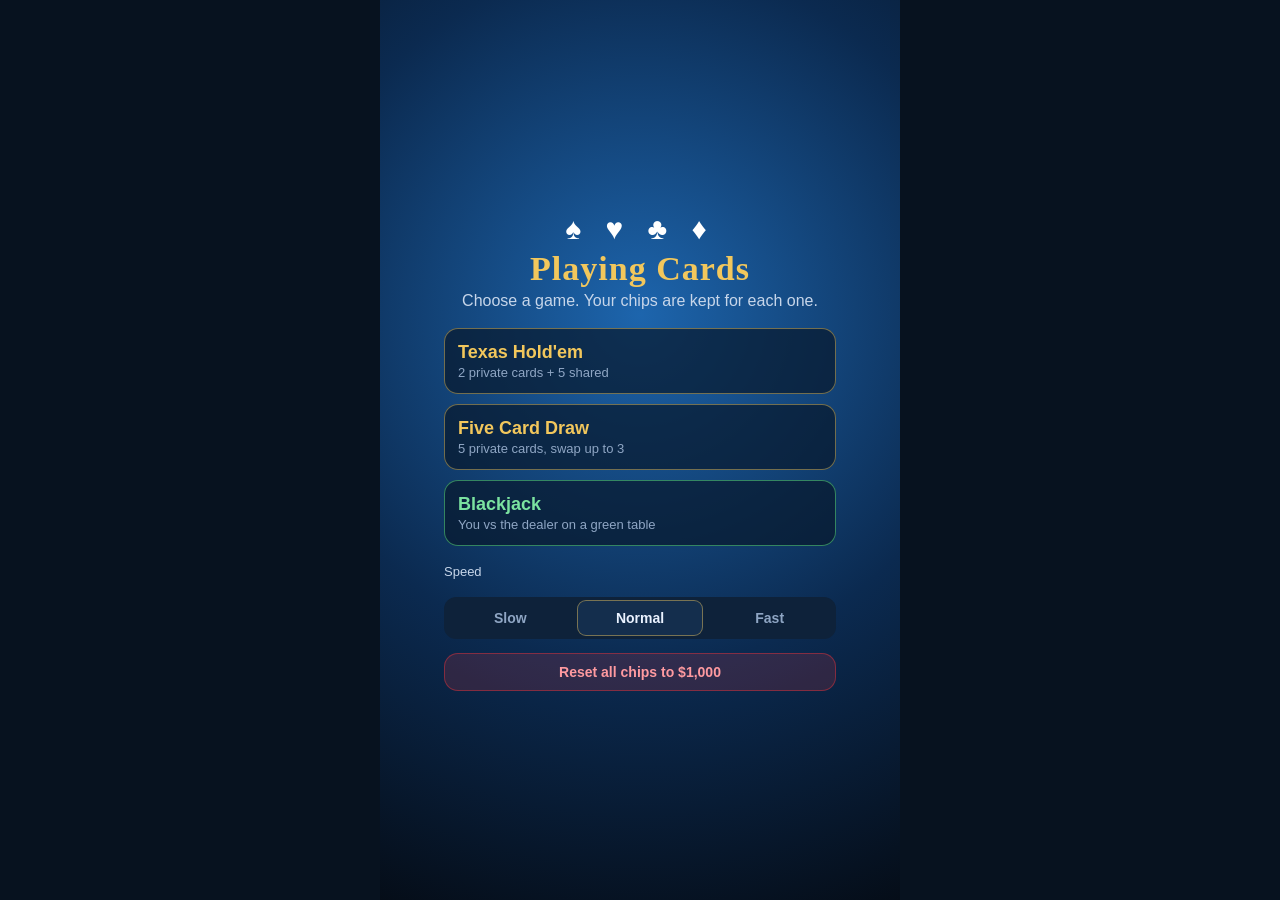
<file: poker/index.html>
<!DOCTYPE html>
<html lang="en">
<head>
  <meta charset="utf-8">
  <meta name="viewport" content="width=device-width, initial-scale=1, viewport-fit=cover, user-scalable=no">
  <meta name="theme-color" content="#0b1d33">
  <meta name="apple-mobile-web-app-capable" content="yes">
  <meta name="mobile-web-app-capable" content="yes">
  <meta name="apple-mobile-web-app-status-bar-style" content="black-translucent">
  <meta name="apple-mobile-web-app-title" content="Playing Cards">
  <title>Playing Cards</title>
  <link rel="manifest" href="manifest.webmanifest">
  <link rel="icon" href="icon.svg" type="image/svg+xml">
  <link rel="apple-touch-icon" href="icon.svg">
  <link rel="stylesheet" href="css/style.css">
</head>
<body>
<div id="app">
  <header class="topbar">
    <nav class="tabs" role="tablist">
      <button class="tab active" data-tab="table" role="tab">🃏 Table</button>
      <button class="tab" data-tab="hands" role="tab" id="rulesTab">📖 Hands</button>
    </nav>
    <button id="menuBtn" class="menu-btn">Menu</button>
  </header>

  <main>
    <!-- ======================= TABLE VIEW ======================= -->
    <section id="view-table" class="view active">
      <div id="msg" class="msg">Welcome to the table</div>

      <div class="table-wrap">
        <div class="table">
          <div class="rail"></div>
          <div class="felt">
            <div class="felt-line"></div>
            <!-- felt-box has the same proportions as the printed text (300 x 460 units), so the pot, the
                 board and your bet always sit in the gaps between the printed lines, on any screen size -->
            <div class="felt-box">
              <svg class="felt-text" viewBox="0 0 300 460" preserveAspectRatio="xMidYMid meet" aria-hidden="true">
                <defs>
                  <path id="arcTop" d="M 40 175 A 115 115 0 0 1 260 175" />
                  <path id="arcBottom" d="M 52 280 A 105 105 0 0 0 248 280" />
                </defs>
                <text class="felt-title"><textPath href="#arcTop" startOffset="50%" text-anchor="middle" id="feltTitle">TEXAS HOLD'EM</textPath></text>
                <text class="felt-suits" x="150" y="166" text-anchor="middle">♠&#xFE0E; ♥&#xFE0E; ♣&#xFE0E; ♦&#xFE0E;</text>
                <text class="felt-sub"><textPath href="#arcBottom" startOffset="50%" text-anchor="middle">♠&#xFE0E; POKER ♥&#xFE0E; NO LIMIT ♣&#xFE0E; POKER ♦&#xFE0E;</textPath></text>
                <text class="felt-small" id="feltSmall" x="150" y="392" text-anchor="middle">DEALER BURNS ONE CARD BEFORE EACH ROUND</text>
              </svg>
              <div id="pot" class="pot"><span class="chip-ico"></span><span id="potAmt">$0</span></div>
              <div id="board" class="board"></div>
              <div id="myBet" class="my-bet"><span class="chip-ico"></span><span id="myBetAmt">Your bet $0</span></div>
            </div>
          </div>

          <div class="seat" id="seat-0" data-pos="bottom"></div>
          <div class="seat" id="seat-1" data-pos="left"></div>
          <div class="seat" id="seat-2" data-pos="top"></div>
          <div class="seat" id="seat-3" data-pos="right"></div>

        </div>
      </div>

      <div class="my-area">
        <div id="myHandName" class="my-hand-name"></div>
        <div id="myCards" class="my-cards"></div>
        <div id="actions" class="actions">
          <div class="raise-row" id="raiseRow">
            <div class="presets">
              <button class="preset" data-preset="min">Min</button>
              <button class="preset" data-preset="half">½ Pot</button>
              <button class="preset" data-preset="pot">Pot</button>
              <button class="preset" data-preset="allin">All-in</button>
            </div>
            <input type="range" id="raiseSlider" min="0" max="100" step="10" value="0">
          </div>
          <div class="btn-row" id="btnRow">
            <button class="act fold" id="btnFold">Fold</button>
            <button class="act call" id="btnCall">Check</button>
            <button class="act raise" id="btnRaise">Raise</button>
          </div>
          <div class="btn-row" id="drawRow" hidden>
            <button class="act draw" id="btnDraw">Stand pat</button>
          </div>
        </div>
      </div>
    </section>

    <!-- ======================= BLACKJACK VIEW ======================= -->
    <section id="view-bj" class="view">
      <div id="bjMsg" class="msg">Place your bet, then tap Deal</div>
      <div class="bj-wrap">
        <div class="bj-table">
          <div class="bj-felt">
            <div class="bj-dealer">
              <div class="bj-label">DEALER <span id="bjDealerTotal" class="bj-total"></span></div>
              <div id="bjDealerCards" class="bj-cards"></div>
            </div>
            <div id="bjShoe" class="bj-shoe"></div>
            <svg class="bj-text" viewBox="0 0 300 110" preserveAspectRatio="xMidYMid meet" aria-hidden="true">
              <defs>
                <path id="bjArc1" d="M 18 14 A 210 210 0 0 0 282 14" />
                <path id="bjArc2" d="M 22 40 A 200 200 0 0 0 278 40" />
                <path id="bjArc3" d="M 70 84 A 170 170 0 0 0 230 84" />
              </defs>
              <text class="bj-t1"><textPath href="#bjArc1" startOffset="50%" text-anchor="middle">BLACKJACK PAYS 3 TO 2</textPath></text>
              <text class="bj-t2"><textPath href="#bjArc2" startOffset="50%" text-anchor="middle">DEALER MUST DRAW TO 16 AND STAND ON ALL 17'S</textPath></text>
              <text class="bj-t3"><textPath href="#bjArc3" startOffset="50%" text-anchor="middle">♠&#xFE0E; ♥&#xFE0E; ♣&#xFE0E; ♦&#xFE0E;</textPath></text>
            </svg>
            <div id="bjHands" class="bj-hands"></div>
          </div>
        </div>
      </div>
      <div class="bj-controls">
        <div class="bj-bank">Chips <b id="bjBank">$1,000</b><span class="sep">·</span>Bet <b id="bjBetAmt">$0</b></div>
        <div id="bjBetUI">
          <div class="bj-chiprow">
            <button class="bj-chipbtn c10" data-v="10">10</button>
            <button class="bj-chipbtn c50" data-v="50">50</button>
            <button class="bj-chipbtn c100" data-v="100">100</button>
            <button class="bj-chipbtn c500" data-v="500">500</button>
          </div>
          <div class="btn-row">
            <button class="act fold" id="bjClear">Clear</button>
            <button class="act raise" id="bjDeal">Deal</button>
          </div>
        </div>
        <div id="bjPlayUI" hidden>
          <div class="btn-row">
            <button class="act call" id="bjHit">Hit</button>
            <button class="act fold" id="bjStand">Stand</button>
          </div>
          <div class="btn-row" style="margin-top:8px">
            <button class="act raise" id="bjDouble">Double</button>
            <button class="act draw" id="bjSplit">Split</button>
          </div>
        </div>
        <div id="bjDoneUI" hidden>
          <div id="bjSummary" class="bj-summary"></div>
          <button class="act raise wide" id="bjNext">Next round</button>
        </div>
      </div>
    </section>

    <!-- ======================= RULES VIEW ======================= -->
    <section id="view-hands" class="view">
      <div class="hands-scroll">
        <!-- Poker rules (shown while playing Hold'em / Five Card Draw) -->
        <div id="rules-poker">
          <h1>Poker Hand Rankings</h1>
          <p class="lead">From strongest to weakest. A higher hand on this list always beats a lower one.
            The same list is used in both Five Card Draw and Texas Hold'em.</p>
          <div id="handsList"></div>

          <h2>When two players have the same kind of hand</h2>
          <ul class="rules">
            <li><b>Higher cards win.</b> A pair of Kings beats a pair of Nines. A Flush with an Ace beats a Flush topped by a King.</li>
            <li><b>Kickers.</b> If the main part is equal (both have a pair of Jacks), the remaining cards are compared from highest down. That leftover card is called the <i>kicker</i>.</li>
            <li><b>Full House:</b> the three-of-a-kind part is compared first, then the pair.</li>
            <li><b>Two Pair:</b> top pair first, then the second pair, then the kicker.</li>
            <li><b>Suits never matter.</b> ♠&#xFE0E; ♥&#xFE0E; ♦&#xFE0E; ♣&#xFE0E; are all equal. If hands are exactly equal, the pot is split.</li>
            <li><b>A-2-3-4-5</b> is the lowest straight (a "wheel"). The Ace can be high or low, but you can't wrap around (Q-K-A-2-3 is not a straight).</li>
          </ul>

          <h2>The two games</h2>
          <div class="game-card">
            <h3>Five Card Draw</h3>
            <p>Everyone gets 5 private cards. After a betting round, you may swap up to 3 cards (4 if you keep an Ace). Then there is one more betting round and a showdown. Your hand is just your 5 cards.</p>
          </div>
          <div class="game-card">
            <h3>Texas Hold'em</h3>
            <p>Everyone gets 2 private cards. Then 5 shared cards are dealt face up in the middle: the <i>flop</i> (3), the <i>turn</i> (1) and the <i>river</i> (1), with betting between each. Your hand is the best 5 cards from your 2 plus the 5 shared ones.</p>
          </div>

          <h2>Betting basics</h2>
          <ul class="rules">
            <li><b>Blinds:</b> the two players left of the dealer button (D) put in $10 and $20 before the cards come, so there's always something to play for.</li>
            <li><b>Check:</b> pass without betting, only if nobody has bet yet. <b>Call:</b> match the current bet. <b>Raise:</b> bet more. <b>Fold:</b> give up your hand.</li>
            <li><b>All-in:</b> if you bet all your chips, you can only win as much from each player as you put in yourself. Any extra goes to a <i>side pot</i>.</li>
          </ul>

          <h2>Fair shuffle</h2>
          <p class="lead">Each hand starts from a fresh 52-card deck, shuffled with the Fisher–Yates method and your device's
            cryptographic random number generator (the same kind used for security). Every possible order of the deck is equally likely,
            just like a perfect real-life shuffle. Nothing is weighted, nobody gets "lucky streaks" on purpose,
            and the computer players can't see your cards or the deck.</p>
        </div>

        <!-- Blackjack rules (shown while playing Blackjack) -->
        <div id="rules-bj" hidden>
          <h1>Blackjack Rules</h1>
          <p class="lead">Beat the dealer by getting closer to 21 than they do, without going over.</p>

          <h2>What the cards are worth</h2>
          <div id="bjValues"></div>

          <h2>Examples</h2>
          <div id="bjExamples"></div>

          <h2>Your moves</h2>
          <ul class="rules">
            <li><b>Hit:</b> take another card.</li>
            <li><b>Stand:</b> keep your total and end your turn.</li>
            <li><b>Double:</b> on your first two cards only. Double your bet and take exactly one more card.</li>
            <li><b>Split:</b> if your first two cards have the same value, split them into two separate hands, each with its own bet (up to 4 hands). Split Aces get one card each, and 21 after a split pays 1 to 1, not 3 to 2.</li>
          </ul>

          <h2>How the dealer plays</h2>
          <ul class="rules">
            <li>One of the dealer's cards stays face down until you finish.</li>
            <li>With an Ace or a 10-value card showing, the dealer checks for Blackjack first. If they have it, the round ends at once.</li>
            <li>The dealer has no choices: they must draw on 16 or less and stand on every 17, soft 17 included. That's the "Dealer must draw to 16 and stand on all 17's" printed on the table.</li>
          </ul>

          <h2>Payouts</h2>
          <ul class="rules">
            <li><b>Win:</b> 1 to 1 (bet $50, win $50).</li>
            <li><b>Blackjack:</b> 3 to 2 (bet $50, win $75).</li>
            <li><b>Push</b> (same total as the dealer): your bet comes back.</li>
            <li><b>Bust</b> (over 21): you lose straight away, even if the dealer busts later.</li>
          </ul>

          <h2>Fair shuffle</h2>
          <p class="lead">The dealer uses a 6-deck shoe (312 cards) shuffled with the Fisher–Yates method and your device's
            cryptographic random number generator. Every order is equally likely and nothing is weighted. A cut card is placed 1 to 1.5 decks
            from the back, and when it comes out a fresh shoe is shuffled, just like in a casino.</p>
        </div>
        <div class="spacer"></div>
      </div>
    </section>
  </main>

  <!-- ======================= MAIN MENU ======================= -->
  <div id="startScreen" class="overlay show">
    <div class="sheet start">
      <div class="logo">♠&#xFE0E; ♥&#xFE0E; ♣&#xFE0E; ♦&#xFE0E;</div>
      <h1>Playing Cards</h1>
      <p>Choose a game. Your chips are kept for each one.</p>
      <button class="big-btn mode-btn" data-mode="holdem"><b>Texas Hold'em</b><span class="mode-sub" data-sub="holdem">2 private cards + 5 shared</span></button>
      <button class="big-btn mode-btn" data-mode="draw"><b>Five Card Draw</b><span class="mode-sub" data-sub="draw">5 private cards, swap up to 3</span></button>
      <button class="big-btn mode-btn bj" data-mode="blackjack"><b>Blackjack</b><span class="mode-sub" data-sub="blackjack">You vs the dealer on a green table</span></button>
      <p class="hint">Speed</p>
      <div class="seg">
        <button class="seg-btn" data-speed="1.6">Slow</button>
        <button class="seg-btn" data-speed="1">Normal</button>
        <button class="seg-btn" data-speed="0.5">Fast</button>
      </div>
      <button class="big-btn danger small" id="btnRestart">Reset all chips to $1,000</button>
    </div>
  </div>

  <div id="result" class="overlay">
    <div class="sheet result">
      <div id="resultBody"></div>
      <button class="big-btn primary" id="btnNext">Next hand</button>
    </div>
  </div>

  <div id="notice" class="overlay">
    <div class="sheet center-sheet">
      <div id="noticeIcon" class="notice-icon"></div>
      <h2 id="noticeTitle"></h2>
      <p id="noticeText"></p>
      <button class="big-btn primary" id="btnNotice">OK</button>
    </div>
  </div>
</div>

<script src="js/engine.js"></script>
<script src="js/ai.js"></script>
<script src="js/names.js"></script>
<script src="js/blackjack.js"></script>
<script src="js/game.js"></script>
</body>
</html>
</file>
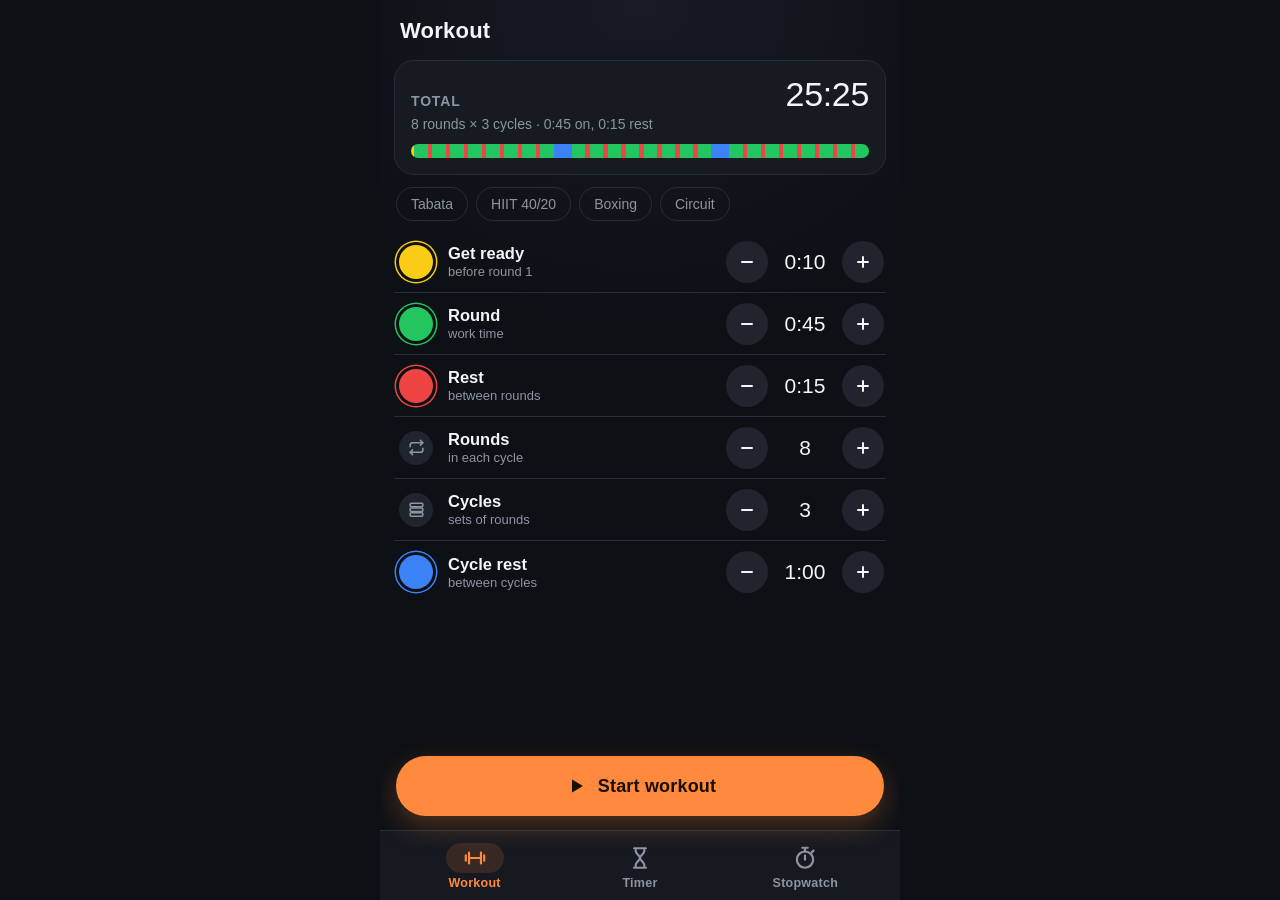
<file: timer/index.html>
<!DOCTYPE html>
<html lang="en">
<head>
  <meta charset="utf-8">
  <meta name="viewport" content="width=device-width, initial-scale=1, viewport-fit=cover, user-scalable=no">
  <meta name="theme-color" content="#0d1015">
  <meta name="apple-mobile-web-app-capable" content="yes">
  <meta name="mobile-web-app-capable" content="yes">
  <meta name="apple-mobile-web-app-status-bar-style" content="black-translucent">
  <meta name="apple-mobile-web-app-title" content="Timer">
  <title>Timer</title>
  <link rel="manifest" href="manifest.webmanifest">
  <link rel="icon" href="icon.svg" type="image/svg+xml">
  <link rel="apple-touch-icon" href="icon.svg">
  <link rel="stylesheet" href="css/style.css">
</head>
<body>
<div id="app">
  <main>
    <!-- ======================= WORKOUT (interval training) ======================= -->
    <section id="view-workout" class="view active">
      <header class="bar"><h1>Workout</h1></header>
      <div class="w-scroll">
        <div class="w-summary">
          <div class="w-total"><span>Total</span><b id="wTotal">0:00</b></div>
          <div id="wShape" class="w-shape"></div>
          <div id="wStrip" class="strip"></div>
        </div>
        <div class="presets w-presets" id="wPresets"></div>
        <div class="w-rows" id="wRows"></div>
      </div>
      <div class="w-foot">
        <button id="wStart" class="w-start">
          <svg viewBox="0 0 24 24" class="ic fill"><path d="M8 5.5v13l11-6.5z"/></svg><span>Start workout</span>
        </button>
      </div>
    </section>

    <!-- ======================= TIMER ======================= -->
    <section id="view-timer" class="view">
      <!-- Running and paused timers -->
      <div id="timerList" class="pane timer-list">
        <header class="bar">
          <h1>Timer</h1>
          <button id="addBtn" class="add-btn" aria-label="Add timer">
            <svg viewBox="0 0 24 24" class="ic"><path d="M12 5v14M5 12h14"/></svg><span>Add</span>
          </button>
        </header>
        <div id="notifyHint" class="hint" hidden>
          <svg viewBox="0 0 24 24" class="ic"><path d="M6 16v-5a6 6 0 0 1 9.6-4.8M18 10.5V16l1.5 2H8M10 20.5a2 2 0 0 0 4 0M4 4l16 16"/></svg>
          <span>Notifications are off, so timers can't ring while the app is closed.</span>
          <button id="notifyAllow" class="pill">Allow</button>
        </div>
        <div id="cards" class="cards"></div>
      </div>

      <!-- New timer: keypad -->
      <div id="newTimer" class="pane new-timer">
        <header class="bar">
          <h1>New timer</h1>
          <button id="kpClose" class="icon-btn" aria-label="Back to timers">
            <svg viewBox="0 0 24 24" class="ic"><path d="M6 6l12 12M18 6L6 18"/></svg>
          </button>
        </header>
        <div class="entry" id="entry" aria-live="polite"></div>
        <input id="labelInput" class="label-input" maxlength="24" placeholder="Label (optional)" autocomplete="off" enterkeyhint="done">
        <div class="presets" id="presets"></div>
        <div class="keys" id="keys">
          <button data-d="1">1</button><button data-d="2">2</button><button data-d="3">3</button>
          <button data-d="4">4</button><button data-d="5">5</button><button data-d="6">6</button>
          <button data-d="7">7</button><button data-d="8">8</button><button data-d="9">9</button>
          <button data-d="00">00</button><button data-d="0">0</button>
          <button data-d="del" class="del" aria-label="Delete digit">
            <svg viewBox="0 0 24 24" class="ic"><path d="M9 5h10a2 2 0 0 1 2 2v10a2 2 0 0 1-2 2H9l-6-7z"/><path d="M12.5 9.5l5 5M17.5 9.5l-5 5"/></svg>
          </button>
        </div>
        <div class="kp-foot">
          <button id="kpStart" class="start-btn" aria-label="Start timer" disabled>
            <svg viewBox="0 0 24 24" class="ic fill"><path d="M8 5.5v13l11-6.5z"/></svg>
          </button>
        </div>
      </div>
    </section>

    <!-- ======================= STOPWATCH ======================= -->
    <section id="view-sw" class="view">
      <header class="bar"><h1>Stopwatch</h1></header>
      <div class="sw-dial">
        <svg viewBox="0 0 220 220" class="ring">
          <circle class="track" cx="110" cy="110" r="100"/>
          <circle id="swArc" class="prog" cx="110" cy="110" r="100"/>
          <circle id="swDot" class="dot" cx="110" cy="10" r="7"/>
        </svg>
        <div class="dial-center">
          <div class="sw-time"><span id="swMain">00:00</span><span id="swFrac" class="frac">.00</span></div>
        </div>
      </div>
      <div class="sw-controls">
        <button id="swLeft" class="round ghost" disabled>Lap</button>
        <button id="swRight" class="round primary">Start</button>
      </div>
      <div class="laps-wrap">
        <ol id="laps" class="laps"></ol>
      </div>
    </section>
  </main>

  <nav class="tabbar" role="tablist">
    <button class="tabbtn active" data-tab="workout" role="tab">
      <svg viewBox="0 0 24 24" class="ic"><path d="M6.5 7v10M3.5 9.5v5M17.5 7v10M20.5 9.5v5M6.5 12h11"/></svg>
      <span>Workout</span><i class="badge"></i>
    </button>
    <button class="tabbtn" data-tab="timer" role="tab">
      <svg viewBox="0 0 24 24" class="ic"><path d="M6.5 3h11M6.5 21h11M8 3v2.5c0 2.6 4 4.3 4 6.5s-4 3.9-4 6.5V21M16 3v2.5c0 2.6-4 4.3-4 6.5s4 3.9 4 6.5V21"/></svg>
      <span>Timer</span><i class="badge"></i>
    </button>
    <button class="tabbtn" data-tab="sw" role="tab">
      <svg viewBox="0 0 24 24" class="ic"><circle cx="12" cy="13.5" r="7.5"/><path d="M12 13.5V9.8M9.5 2.5h5M12 2.5V6M18.2 6.8l1.6-1.6"/></svg>
      <span>Stopwatch</span><i class="badge"></i>
    </button>
  </nav>

  <!-- ======================= WORKOUT RUNNING ======================= -->
  <div id="wRun" class="w-run" hidden>
    <div class="w-top">
      <button id="wEnd" class="w-icon" aria-label="End workout">
        <svg viewBox="0 0 24 24" class="ic"><path d="M6 6l12 12M18 6L6 18"/></svg>
      </button>
      <div id="wCount" class="w-count"></div>
      <button id="wMute" class="w-icon" aria-label="Sound on">
        <svg viewBox="0 0 24 24" class="ic on"><path d="M4 9.5h3.5L12 5.5v13l-4.5-4H4z"/><path d="M15.5 9a4 4 0 0 1 0 6M18 6.5a7.5 7.5 0 0 1 0 11"/></svg>
        <svg viewBox="0 0 24 24" class="ic off"><path d="M4 9.5h3.5L12 5.5v13l-4.5-4H4z"/><path d="M16 9.5l5 5M21 9.5l-5 5"/></svg>
      </button>
    </div>
    <div id="wPhase" class="w-phase"></div>
    <div class="w-dial">
      <svg viewBox="0 0 220 220" class="ring">
        <circle class="track" cx="110" cy="110" r="100"/>
        <circle id="wArc" class="prog" cx="110" cy="110" r="100"/>
      </svg>
      <div class="dial-center">
        <div id="wTime" class="w-time">0:00</div>
        <div id="wPausedTag" class="w-paused">Paused</div>
      </div>
    </div>
    <div id="wNext" class="w-next"></div>
    <div class="w-controls">
      <button id="wBack" class="w-btn" aria-label="Back to the start of this phase">
        <svg viewBox="0 0 24 24" class="ic fill"><rect x="5" y="5.5" width="2.6" height="13" rx="1"/><path d="M19 6v12l-9.5-6z"/></svg>
      </button>
      <button id="wToggle" class="w-btn big" aria-label="Pause"></button>
      <button id="wSkip" class="w-btn" aria-label="Skip to the next phase">
        <svg viewBox="0 0 24 24" class="ic fill"><rect x="16.4" y="5.5" width="2.6" height="13" rx="1"/><path d="M5 6v12l9.5-6z"/></svg>
      </button>
    </div>
    <div class="w-bottom">
      <div class="w-left"><span>Total left</span><b id="wLeft">0:00</b></div>
      <div class="strip-box"><div id="wRunStrip" class="strip"></div><i id="wDoneShade" class="strip-shade"></i><i id="wMarker" class="strip-marker"></i></div>
    </div>

    <div id="wDone" class="w-done" hidden>
      <div class="w-done-badge">
        <svg viewBox="0 0 24 24" class="ic"><path d="M5 12.5l4.5 4.5L19 7.5"/></svg>
      </div>
      <div class="w-done-title">Workout complete</div>
      <div id="wDoneSummary" class="w-done-summary"></div>
      <div class="w-done-actions">
        <button id="wAgain" class="pill big ghost">Again</button>
        <button id="wClose" class="pill big">Done</button>
      </div>
    </div>

    <div id="wConfirm" class="sheet-wrap" hidden>
      <div class="sheet">
        <div class="sheet-title">End this workout?</div>
        <div class="sheet-actions">
          <button id="wConfirmNo" class="pill big ghost">Keep going</button>
          <button id="wConfirmYes" class="pill big danger">End</button>
        </div>
      </div>
    </div>
  </div>

  <!-- Colour picker for a workout phase -->
  <div id="colorSheet" class="sheet-wrap" hidden>
    <div class="sheet">
      <div id="colorTitle" class="sheet-title"></div>
      <div id="swatches" class="swatches"></div>
    </div>
  </div>

  <!-- ======================= TIME'S UP ======================= -->
  <div id="alarm" class="alarm" hidden>
    <div class="alarm-body">
      <div class="alarm-bell">
        <svg viewBox="0 0 24 24" class="ic"><path d="M6 16v-5a6 6 0 1 1 12 0v5l1.5 2h-15z"/><path d="M10 20.5a2 2 0 0 0 4 0"/></svg>
      </div>
      <div class="alarm-title">Time's up</div>
      <div id="alarmLabel" class="alarm-label"></div>
      <div id="alarmOver" class="alarm-over">-0:00</div>
      <div id="alarmMore" class="alarm-more"></div>
    </div>
    <div class="alarm-actions">
      <button id="alarmPlus" class="round ghost">+1:00</button>
      <button id="alarmStop" class="stop-btn">Stop</button>
    </div>
  </div>
</div>
<script src="js/time.js"></script>
<script src="js/app.js"></script>
</body>
</html>
</file>
<file: poker/css/style.css>
:root {
  --bg: #07121f;
  --panel: #0e223a;
  --panel2: #142e4d;
  --gold: #f2c75c;
  --gold-dim: rgba(242, 199, 92, 0.55);
  --text: #eaf2ff;
  --muted: #8fa6c4;
  --red: #d8323c;
  --green: #2fbf71;
  --blue: #2f86d6;
  --felt1: #3a95dc;
  --felt2: #1d65ad;
  --felt3: #0d3e74;
  --safe-b: env(safe-area-inset-bottom, 0px);
  --safe-t: env(safe-area-inset-top, 0px);
}

* { box-sizing: border-box; -webkit-tap-highlight-color: transparent; }
html, body { margin: 0; height: 100%; background: var(--bg); color: var(--text); overscroll-behavior: none; }
body { font-family: -apple-system, BlinkMacSystemFont, "Segoe UI", Roboto, Helvetica, Arial, sans-serif; -webkit-user-select: none; user-select: none; }
button { font: inherit; color: inherit; cursor: pointer; border: 0; }

#app {
  position: relative;
  max-width: 520px;
  height: 100vh;
  height: 100dvh;
  margin: 0 auto;
  display: flex;
  flex-direction: column;
  background: radial-gradient(120% 70% at 50% 40%, #12304f 0%, #081627 70%);
  overflow: hidden;
  padding-top: var(--safe-t);
}

/* ---------------- Top bar & tabs ---------------- */
.topbar { display: flex; align-items: center; gap: 8px; padding: 8px 10px 4px; }
.tabs { flex: 1; display: flex; background: var(--panel); border-radius: 12px; padding: 3px; }
.tab { flex: 1; background: transparent; padding: 8px 4px; border-radius: 9px; font-weight: 600; font-size: 15px; color: var(--muted); }
.tab.active { background: var(--panel2); color: var(--text); box-shadow: inset 0 0 0 1px rgba(242, 199, 92, .35); }
.icon-btn { width: 40px; height: 40px; border-radius: 12px; background: var(--panel); font-size: 20px; }

main { flex: 1; min-height: 0; position: relative; }
.view { position: absolute; inset: 0; display: none; flex-direction: column; }
.view.active { display: flex; }

.msg {
  text-align: center; font-size: 14px; color: var(--gold); min-height: 22px; padding: 2px 10px;
  white-space: nowrap; overflow: hidden; text-overflow: ellipsis; font-weight: 600;
}

/* ---------------- Table ---------------- */
.table-wrap { flex: 1; min-height: 0; position: relative; padding: 6px 14px 4px; }
.table { position: absolute; inset: 34px 20px 26px; }

.rail {
  position: absolute; inset: 0; border-radius: 50%;
  background:
    radial-gradient(60% 60% at 50% 30%, rgba(255,255,255,.10), transparent 70%),
    linear-gradient(160deg, #3a2a20, #1a110c 60%, #2b1d15);
  box-shadow: 0 18px 40px rgba(0,0,0,.6), inset 0 2px 3px rgba(255,255,255,.18), inset 0 -4px 10px rgba(0,0,0,.6);
}
.felt {
  position: absolute; inset: 16px; border-radius: 50%; overflow: hidden; container-type: size;
  background:
    radial-gradient(ellipse at 50% 45%, var(--felt1) 0%, var(--felt2) 55%, var(--felt3) 100%);
  box-shadow: inset 0 0 40px rgba(0,0,0,.55), inset 0 0 0 3px rgba(0,0,0,.25), 0 0 0 2px #5b4026;
}
/* subtle felt fibre texture */
.felt::before {
  content: ""; position: absolute; inset: 0; opacity: .18; pointer-events: none;
  background-image:
    repeating-radial-gradient(circle at 30% 20%, rgba(255,255,255,.06) 0 1px, transparent 1px 3px),
    repeating-linear-gradient(45deg, rgba(0,0,0,.08) 0 1px, transparent 1px 4px);
}
.felt-line { position: absolute; inset: 9%; border-radius: 50%; border: 2px solid var(--gold-dim); opacity: .55; pointer-events: none; }
/* Same proportions as the SVG viewBox (300 x 460), centred in the felt. Positions inside it are in
   viewBox units / 460 (vertical) so they line up with the printed text on every screen. */
.felt-box {
  position: absolute; left: 50%; top: 50%; transform: translate(-50%, -50%);
  width: 100%; height: 100%;
  width: min(100cqw, 100cqh * 300 / 460);
  height: min(100cqh, 100cqw * 460 / 300);
}
.felt-text { position: absolute; inset: 0; width: 100%; height: 100%; pointer-events: none; }
.felt-title { fill: var(--gold); font-weight: 800; font-size: 25px; letter-spacing: 3px; opacity: .85; font-family: Georgia, "Times New Roman", serif; }
.felt-suits { fill: rgba(255,255,255,.33); font-size: 20px; letter-spacing: 6px; }
.felt-sub { fill: rgba(242,199,92,.6); font-weight: 700; font-size: 13px; letter-spacing: 3px; }
.felt-small { fill: rgba(255,255,255,.35); font-size: 8.5px; letter-spacing: 1.5px; font-weight: 600; }

/* Pot: in the gap between the curved title and the four suit symbols (y ≈ 127 of 460) */
.pot {
  position: absolute; left: 50%; top: 27.6%; transform: translate(-50%, -50%); z-index: 2; white-space: nowrap;
  display: inline-flex; align-items: center; gap: 5px; padding: 2px 10px 2px 4px;
  background: rgba(0, 20, 45, .6); border-radius: 999px; font-weight: 800; font-size: 14px; font-size: clamp(8px, 3.4cqh, 15px);
  box-shadow: inset 0 0 0 1px rgba(242,199,92,.4);
}
.pot .chip-ico { width: 1.15em; height: 1.15em; }
/* Your bet: always shown, between "NO LIMIT" and "DEALER BURNS…" (y ≈ 366 of 460) */
.my-bet {
  position: absolute; left: 50%; top: 79.6%; transform: translate(-50%, -50%); z-index: 2; white-space: nowrap;
  display: inline-flex; align-items: center; gap: 5px; padding: 2px 10px 2px 3px; border-radius: 999px;
  background: rgba(0, 0, 0, .4); font-weight: 800; font-size: 13px; font-size: clamp(8px, 3cqh, 13.5px);
  box-shadow: inset 0 0 0 1px rgba(255,255,255,.15);
}
.my-bet .chip-ico { width: 1.2em; height: 1.2em; }
.my-bet.has-bet { box-shadow: inset 0 0 0 1px rgba(242,199,92,.6); color: var(--gold); }
.pot.empty { opacity: 0; }
.chip-ico {
  width: 18px; height: 18px; border-radius: 50%;
  background: repeating-conic-gradient(var(--red) 0 30deg, #fff 30deg 60deg);
  box-shadow: inset 0 0 0 4px var(--red), 0 1px 2px rgba(0,0,0,.5);
}
/* Board: between the suit symbols and the "POKER · NO LIMIT · POKER" arc (centre y ≈ 212 of 460) */
.board {
  position: absolute; left: 50%; top: 46.1%; transform: translate(-50%, -50%); z-index: 1;
  display: flex; gap: 4px; min-height: calc(var(--w) * 1.4);
  --w: min(11.2vw, 50px);
  --w: min(11.2vw, 50px, 12cqh, 18.5cqw);
}
.slot {
  width: var(--w); height: calc(var(--w) * 1.4); border-radius: calc(var(--w) * .1);
  border: 1.5px dashed rgba(255,255,255,.25);
}

/* ---------------- Seats ---------------- */
.seat { position: absolute; display: flex; flex-direction: column; align-items: center; z-index: 3; transition: opacity .3s; }
.seat[data-pos="bottom"] { left: 50%; bottom: -20px; transform: translateX(-50%); }
.seat[data-pos="top"] { left: 50%; top: -20px; transform: translateX(-50%); }
.seat[data-pos="left"] { left: -18px; top: 25%; }
.seat[data-pos="right"] { right: -18px; top: 25%; }
.seat.folded .avatar, .seat.folded .plate { opacity: .45; }
.seat.out { opacity: .3; }

.avatar {
  position: relative; width: 46px; height: 46px; border-radius: 50%; display: grid; place-items: center;
  font-size: 26px; background: radial-gradient(circle at 35% 30%, #2d5a8a, #0f2744);
  box-shadow: 0 0 0 2px #0b1a2c, 0 0 0 4px #c9a24a, 0 4px 10px rgba(0,0,0,.5);
}
.seat.turn .avatar { box-shadow: 0 0 0 2px #0b1a2c, 0 0 0 4px #7CFFB2, 0 0 18px 4px rgba(124,255,178,.6); animation: pulse 1s infinite alternate; }
@keyframes pulse { to { transform: scale(1.06); } }
.plate {
  margin-top: -6px; min-width: 76px; padding: 3px 8px 2px; text-align: center; border-radius: 8px;
  background: rgba(5, 14, 26, .88); box-shadow: inset 0 0 0 1px rgba(255,255,255,.12); line-height: 1.15;
}
.plate .nm { font-size: 11.5px; color: var(--muted); font-weight: 600; white-space: nowrap; }
.plate .ch { font-size: 13.5px; font-weight: 800; color: #fff; }
.status {
  position: absolute; top: -6px; left: 50%; transform: translate(-50%, -100%);
  font-size: 11px; font-weight: 800; padding: 2px 7px; border-radius: 6px; white-space: nowrap;
  background: #fff; color: #0b1a2c; box-shadow: 0 2px 6px rgba(0,0,0,.4);
}
.status.fold { background: #6b7a8c; color: #fff; }
.status.raise, .status.allin { background: var(--gold); }
.status.win { background: var(--green); color: #fff; }
.dealer-btn {
  position: absolute; right: -8px; bottom: -2px; width: 20px; height: 20px; border-radius: 50%;
  background: #fff; color: #111; font-size: 11px; font-weight: 900; display: grid; place-items: center;
  box-shadow: 0 1px 3px rgba(0,0,0,.6), inset 0 0 0 2px #ccc;
}
.seat-cards { display: flex; margin-top: 3px; --w: min(8.4vw, 36px); }
.seat-cards .card + .card { margin-left: calc(var(--w) * -0.45); }
.seat[data-pos="bottom"] .seat-cards { display: none; }

/* ---------------- Opponents' bets: next to each player, away from the board ---------------- */
.bet {
  display: inline-flex; align-items: center; gap: 4px; font-weight: 800; font-size: 13px; white-space: nowrap;
  padding: 2px 8px 2px 3px; border-radius: 999px; background: rgba(0,0,0,.55); margin-top: 4px;
  box-shadow: inset 0 0 0 1px rgba(242,199,92,.45); animation: pop .25s ease-out;
}
.bet .chip-ico { width: 16px; height: 16px; }
/* top player: under their cards, to the right of the avatar (clear of the printed title) */
.seat[data-pos="top"] .bet { position: absolute; left: calc(100% + 8px); top: 60px; margin: 0; }
@keyframes pop { from { transform: scale(.4); opacity: 0; } }

/* ---------------- Cards ---------------- */
.card {
  position: relative; flex: none;
  width: var(--w, 40px); height: calc(var(--w, 40px) * 1.4); border-radius: calc(var(--w, 40px) * .11);
  background: linear-gradient(180deg, #ffffff, #eef1f6); color: #151a22;
  box-shadow: 0 2px 5px rgba(0,0,0,.45), inset 0 0 0 1px rgba(0,0,0,.12);
  font-weight: 800; line-height: 1; overflow: hidden;
  transition: transform .2s ease, opacity .2s, filter .2s;
}
.card.red { color: var(--red); }
.card .tl { position: absolute; left: 7%; top: 6%; display: flex; flex-direction: column; align-items: center; font-size: calc(var(--w, 40px) * .3); }
.card .tl .s { font-size: calc(var(--w, 40px) * .26); margin-top: 1px; }
.card .br { position: absolute; right: 7%; bottom: 6%; transform: rotate(180deg); display: flex; flex-direction: column; align-items: center; font-size: calc(var(--w, 40px) * .3); }
.card .br .s { font-size: calc(var(--w, 40px) * .26); margin-top: 1px; }
.card .mid { position: absolute; left: 50%; top: 54%; transform: translate(-50%, -50%); font-size: calc(var(--w, 40px) * .62); }
.card.small-face .br { display: none; }
.card.small-face .mid { top: 66%; left: 62%; font-size: calc(var(--w, 40px) * .55); }
.card.back {
  background:
    repeating-linear-gradient(45deg, rgba(255,255,255,.16) 0 2px, transparent 2px 6px),
    repeating-linear-gradient(-45deg, rgba(255,255,255,.16) 0 2px, transparent 2px 6px),
    linear-gradient(135deg, #1b5fae, #0c3466);
  box-shadow: 0 2px 5px rgba(0,0,0,.45), inset 0 0 0 2px #fff, inset 0 0 0 3px #0c3466;
}
.card.deal { animation: deal .35s ease-out both; }
@keyframes deal { from { transform: translateY(-40px) rotate(-8deg) scale(.6); opacity: 0; } }
.card.flip { animation: flip .45s ease-out both; }
@keyframes flip { 0% { transform: rotateY(90deg); } 100% { transform: rotateY(0); } }
.card.dim { filter: brightness(.55) saturate(.6); }
.card.hl { box-shadow: 0 0 0 2px var(--gold), 0 0 12px 2px rgba(242,199,92,.75); }
.card.decider::after {
  content: ""; position: absolute; inset: 0; border-radius: inherit; box-shadow: inset 0 0 0 3px var(--green);
}
.card.decider.lose::after { box-shadow: inset 0 0 0 3px var(--red); }

/* ---------------- My area ---------------- */
.my-area { padding: 0 10px calc(8px + var(--safe-b)); display: flex; flex-direction: column; align-items: center; }
.my-hand-name { min-height: 20px; font-size: 14px; font-weight: 700; color: #bfe0ff; margin-bottom: 4px; }
.my-cards { display: flex; gap: 6px; justify-content: center; min-height: calc(var(--w) * 1.4); --w: min(16.5vw, 72px); }
.my-cards.two { --w: min(21vw, 88px); }
.my-cards .card { cursor: pointer; }
.my-cards .card.sel { transform: translateY(-14px); }
.my-cards .card.sel::before {
  content: "DISCARD"; position: absolute; left: 0; right: 0; bottom: 0; text-align: center;
  font-size: 9px; letter-spacing: 1px; padding: 2px 0; background: var(--red); color: #fff; z-index: 2;
}
.my-cards .card.sel { filter: brightness(.85); }

.actions { width: 100%; margin-top: 8px; }
.actions.off .raise-row, .actions.off #btnRow { visibility: hidden; }
.raise-row { display: flex; flex-direction: column; gap: 6px; margin-bottom: 7px; }
.presets { display: flex; gap: 6px; }
.preset { flex: 1; background: var(--panel); padding: 7px 0; border-radius: 9px; font-size: 13px; font-weight: 700; color: #cfe2ff; }
.preset:active { background: var(--panel2); }
input[type=range] { width: 100%; accent-color: var(--gold); height: 26px; margin: 0; }
.btn-row { display: flex; gap: 8px; }
.act {
  flex: 1; padding: 14px 4px; border-radius: 13px; font-weight: 800; font-size: 16px; color: #fff;
  box-shadow: 0 3px 0 rgba(0,0,0,.35), inset 0 1px 0 rgba(255,255,255,.25);
}
.act:active { transform: translateY(2px); box-shadow: 0 1px 0 rgba(0,0,0,.35); }
.act:disabled { opacity: .4; }
.act.fold { background: linear-gradient(#5a6676, #3d4756); }
.act.call { background: linear-gradient(#2c8be0, #1a63ab); }
.act.raise { background: linear-gradient(#f0bd43, #c58f17); color: #1e1505; }
.act.draw { background: linear-gradient(#2fbf71, #1c8a4f); }

/* ---------------- Hands tab ---------------- */
.hands-scroll { overflow-y: auto; -webkit-overflow-scrolling: touch; padding: 6px 14px 20px; height: 100%; user-select: text; -webkit-user-select: text; }
.hands-scroll h1 { font-size: 22px; margin: 6px 0 4px; color: var(--gold); }
.hands-scroll h2 { font-size: 17px; margin: 22px 0 8px; color: var(--gold); }
.hands-scroll h3 { margin: 0 0 4px; font-size: 15px; }
.lead { color: #c7d6ea; font-size: 14px; line-height: 1.45; margin: 4px 0 10px; }
.hand-item {
  display: flex; gap: 10px; align-items: flex-start; background: var(--panel); border-radius: 14px;
  padding: 10px; margin-bottom: 8px; box-shadow: inset 0 0 0 1px rgba(255,255,255,.06);
}
.hand-item .rank { width: 26px; height: 26px; border-radius: 50%; background: var(--panel2); display: grid; place-items: center; font-weight: 800; color: var(--gold); flex: none; font-size: 13px; }
.hand-item .body { flex: 1; min-width: 0; }
.hand-item .title { font-weight: 800; font-size: 15.5px; }
.hand-item .desc { color: #b9cbe2; font-size: 13px; margin: 3px 0 7px; line-height: 1.35; }
.hand-item .ex { display: flex; gap: 3px; --w: min(10vw, 42px); }
.hand-item .odds { font-size: 11.5px; color: var(--muted); margin-top: 6px; }
.rules { padding-left: 18px; color: #c7d6ea; font-size: 14px; line-height: 1.45; }
.rules li { margin-bottom: 6px; }
.game-card { background: var(--panel); border-radius: 14px; padding: 10px 12px; margin-bottom: 8px; color: #c7d6ea; font-size: 14px; line-height: 1.45; }
.game-card p { margin: 0; }
.spacer { height: 30px; }

/* ---------------- Overlays ---------------- */
.overlay {
  position: absolute; inset: 0; z-index: 50; display: none; align-items: flex-end; justify-content: center;
  background: rgba(2, 8, 16, .65); backdrop-filter: blur(3px); -webkit-backdrop-filter: blur(3px);
}
.overlay.show { display: flex; animation: fade .2s ease-out; }
@keyframes fade { from { opacity: 0; } }
.sheet {
  width: 100%; max-height: 92%; overflow-y: auto; background: linear-gradient(#11294a, #0b1d33);
  border-radius: 20px 20px 0 0; padding: 16px 14px calc(14px + var(--safe-b));
  box-shadow: 0 -10px 30px rgba(0,0,0,.5); animation: up .25s ease-out;
}
@keyframes up { from { transform: translateY(40px); opacity: 0; } }
.sheet h2 { margin: 0 0 10px; color: var(--gold); }
.hint { color: var(--muted); font-size: 13px; margin: 10px 0 6px; }
.big-btn {
  display: block; width: 100%; margin-top: 10px; padding: 14px; border-radius: 14px; background: var(--panel2);
  font-weight: 700; font-size: 16px; text-align: center; box-shadow: inset 0 0 0 1px rgba(255,255,255,.08);
}
.big-btn.primary { background: linear-gradient(#f0bd43, #c58f17); color: #1e1505; font-weight: 800; }
.big-btn.danger { background: rgba(216, 50, 60, .18); color: #ff9aa0; box-shadow: inset 0 0 0 1px rgba(216,50,60,.5); }
.seg { display: flex; background: var(--panel); border-radius: 12px; padding: 3px; gap: 3px; }
.seg-btn { flex: 1; padding: 10px 4px; border-radius: 9px; background: transparent; font-weight: 700; color: var(--muted); font-size: 14px; }
.seg-btn.on { background: var(--panel2); color: var(--text); box-shadow: inset 0 0 0 1px rgba(242,199,92,.45); }

#startScreen { align-items: center; background: radial-gradient(circle at 50% 35%, #1d65ad 0%, #0b2a50 55%, #050d18 100%); backdrop-filter: none; }
.sheet.start { background: transparent; box-shadow: none; text-align: center; border-radius: 0; max-width: 420px; }
.sheet.start h1 { font-family: Georgia, serif; color: var(--gold); font-size: 34px; margin: 4px 0; letter-spacing: 1px; }
.sheet.start p { color: #c7d6ea; margin: 0 0 18px; }
.logo { font-size: 30px; letter-spacing: 8px; color: #fff; }
.mode-btn { display: flex; flex-direction: column; gap: 2px; background: rgba(8, 25, 45, .7); box-shadow: inset 0 0 0 1px rgba(242,199,92,.45); }
.mode-btn b { font-size: 18px; color: var(--gold); }
.mode-btn span { font-size: 13px; color: var(--muted); font-weight: 500; }
.or { color: var(--muted); font-size: 13px; margin: 14px 0 0; }

.center-sheet { text-align: center; margin: auto 14px; border-radius: 20px; }
#notice { align-items: center; }
.notice-icon { font-size: 52px; }
#noticeText { color: #c7d6ea; line-height: 1.45; }

/* ---------------- Result sheet ---------------- */
.result .r-head { text-align: center; margin-bottom: 10px; }
.result .r-trophy { font-size: 34px; line-height: 1; }
.result .r-title { font-size: 21px; font-weight: 800; color: var(--gold); margin-top: 4px; }
.result .r-sub { font-size: 14px; color: #c7d6ea; margin-top: 3px; }
.r-board { display: flex; flex-direction: column; align-items: center; margin: 6px 0 10px; }
.r-board .lbl { font-size: 11px; color: var(--muted); letter-spacing: 1px; margin-bottom: 4px; }
.r-board .cards { display: flex; gap: 4px; --w: min(10vw, 40px); }
.r-row {
  border-radius: 14px; padding: 9px 10px; margin-bottom: 8px; background: var(--panel);
  box-shadow: inset 0 0 0 1px rgba(255,255,255,.06);
}
.r-row.win { background: linear-gradient(135deg, rgba(47,191,113,.22), rgba(14,34,58,1) 70%); box-shadow: inset 0 0 0 1.5px rgba(47,191,113,.7); }
.r-row.split { background: linear-gradient(135deg, rgba(242,199,92,.2), rgba(14,34,58,1) 70%); box-shadow: inset 0 0 0 1.5px rgba(242,199,92,.6); }
.r-top { display: flex; align-items: center; gap: 8px; }
.r-top .av { font-size: 22px; }
.r-top .who { font-weight: 800; flex: 1; }
.r-top .who small { display: block; font-weight: 600; color: var(--muted); font-size: 12px; }
.badge { font-size: 11px; font-weight: 900; padding: 3px 8px; border-radius: 999px; letter-spacing: .5px; }
.badge.win { background: var(--green); color: #fff; }
.badge.lose { background: rgba(216,50,60,.85); color: #fff; }
.badge.fold { background: #56616f; color: #fff; }
.badge.split { background: var(--gold); color: #1e1505; }
.r-cards { display: flex; align-items: flex-end; gap: 10px; margin: 8px 0 6px; flex-wrap: wrap; }
.r-cards .grp { display: flex; flex-direction: column; gap: 3px; }
.r-cards .grp .lbl { font-size: 10px; color: var(--muted); letter-spacing: .5px; }
.r-cards .cards { display: flex; gap: 3px; --w: min(9.4vw, 38px); }
.r-cards .card.hole { outline: 2px solid #7fd0ff; outline-offset: -2px; }
.r-hand { font-weight: 800; font-size: 14.5px; }
.r-why { font-size: 13.5px; color: #c7d6ea; line-height: 1.4; margin-top: 2px; }
.r-why b { color: #fff; }
.r-legend { font-size: 11px; color: var(--muted); text-align: center; margin: 2px 0 4px; line-height: 1.5; }
.r-legend i { font-style: normal; display: inline-block; width: 10px; height: 10px; border-radius: 3px; vertical-align: -1px; margin: 0 3px 0 8px; }

@media (max-height: 700px) {
  .my-cards { --w: min(14vw, 60px); }
  .my-cards.two { --w: min(17vw, 70px); }
  .act { padding: 11px 4px; }
  .preset { padding: 5px 0; }
  .avatar { width: 40px; height: 40px; font-size: 22px; }
  .board { --w: min(10.4vw, 44px); --w: min(10.4vw, 44px, 12cqh, 18.5cqw); }
}

/* ---------------- Layout fixes ---------------- */
[hidden] { display: none !important; }
.plate { margin-top: 4px; }
/* top & bottom seats: status bubble sits beside the avatar instead of above it */
.seat[data-pos="top"] .status, .seat[data-pos="bottom"] .status {
  top: 50%; left: auto; right: calc(100% + 8px); transform: translateY(-50%);
}
/* top seat: cards to the right so they don't cover the felt print */
.seat[data-pos="top"] .seat-cards { position: absolute; left: calc(100% + 8px); top: 6px; margin: 0; }
.seat-cards .card + .card { margin-left: calc(var(--w) * -0.55); }

/* ---------------- Long opponent names ---------------- */
.plate .nm { max-width: 96px; overflow: hidden; text-overflow: ellipsis; }

/* ---------------- Start screen: blackjack button ---------------- */
.mode-btn.bj { box-shadow: inset 0 0 0 1px rgba(80, 200, 120, .6); }
.mode-btn.bj b { color: #7be3a0; }

/* ---------------- Blackjack (green table) ---------------- */
#view-bj { background: radial-gradient(120% 70% at 50% 30%, #123a26 0%, #07140d 75%); }
.bj-wrap { flex: 1; min-height: 0; position: relative; padding: 4px 10px 6px; }
.bj-table {
  position: absolute; inset: 4px 10px 6px;
  border-radius: 18px 18px 50% 50% / 18px 18px 34% 34%;
  background: linear-gradient(160deg, #3a2a20, #1a110c 60%, #2b1d15);
  box-shadow: 0 18px 40px rgba(0,0,0,.6), inset 0 2px 3px rgba(255,255,255,.18);
  padding: 0 14px 14px;
}
.bj-felt {
  position: relative; width: 100%; height: 100%; overflow: hidden;
  border-radius: 6px 6px 50% 50% / 6px 6px 34% 34%;
  background: radial-gradient(ellipse at 50% 40%, #33a05c 0%, #1d7a40 55%, #0f5229 100%);
  box-shadow: inset 0 0 40px rgba(0,0,0,.55), inset 0 0 0 3px rgba(0,0,0,.2);
}
.bj-felt::before {
  content: ""; position: absolute; inset: 0; opacity: .18; pointer-events: none;
  background-image:
    repeating-radial-gradient(circle at 30% 20%, rgba(255,255,255,.06) 0 1px, transparent 1px 3px),
    repeating-linear-gradient(45deg, rgba(0,0,0,.08) 0 1px, transparent 1px 4px);
}
.bj-dealer { position: absolute; top: 4%; left: 0; right: 0; display: flex; flex-direction: column; align-items: center; gap: 6px; z-index: 2; }
.bj-label { font-size: 12px; letter-spacing: 2px; font-weight: 800; color: rgba(255,255,255,.75); display: flex; gap: 8px; align-items: center; }
.bj-cards { display: flex; gap: 5px; --w: min(15vw, 62px); min-height: calc(var(--w) * 1.4); }
.bj-cards.stack .card + .card { margin-left: calc(var(--w) * -0.45); }
.bj-total {
  display: inline-block; min-width: 26px; padding: 2px 8px; border-radius: 999px; font-size: 13px; font-weight: 800;
  background: rgba(0,0,0,.45); color: #fff; letter-spacing: 0;
}
.bj-total:empty { display: none; }
.bj-total.bust { background: var(--red); }
.bj-shoe { position: absolute; top: 3%; right: 5%; font-size: 10.5px; color: rgba(255,255,255,.55); font-weight: 700; z-index: 2; }
.bj-text { position: absolute; left: 0; right: 0; top: 33%; width: 100%; height: 26%; pointer-events: none; }
.bj-t1 { fill: var(--gold); font-family: Georgia, "Times New Roman", serif; font-weight: 800; font-size: 19px; letter-spacing: 2px; opacity: .9; }
.bj-t2 { fill: rgba(255,255,255,.72); font-size: 7.6px; font-weight: 700; letter-spacing: .5px; }
.bj-t3 { fill: rgba(255,255,255,.3); font-size: 13px; letter-spacing: 6px; }

.bj-hands {
  position: absolute; left: 0; right: 0; bottom: 9%; top: 58%; z-index: 2;
  display: flex; justify-content: center; align-items: flex-end; gap: 8px; padding: 0 8px;
}
.bj-hands.n1 { --w: min(17vw, 70px); }
.bj-hands.n2 { --w: min(13vw, 56px); }
.bj-hands.n3, .bj-hands.n4 { --w: min(10vw, 44px); gap: 4px; }
.bj-hand { position: relative; display: flex; flex-direction: column; align-items: center; gap: 5px; padding: 6px; border-radius: 12px; transition: background .2s; }
.bj-hand .bj-cards { --w: inherit; }
.bj-hand.active { background: rgba(255,255,255,.12); box-shadow: 0 0 0 2px #7CFFB2, 0 0 16px rgba(124,255,178,.5); }
.bj-hand.r-lose .bj-cards { filter: brightness(.6) saturate(.6); }
.bj-meta { display: flex; gap: 5px; align-items: center; }
.bj-chip {
  font-size: 12px; font-weight: 800; padding: 2px 8px; border-radius: 999px; background: rgba(0,0,0,.4); color: var(--gold);
  box-shadow: inset 0 0 0 1px rgba(242,199,92,.5);
}
.bj-chip.big { font-size: 18px; padding: 10px 16px; }
.bj-res { position: absolute; top: -12px; left: 50%; transform: translateX(-50%); white-space: nowrap; z-index: 3; animation: pop .25s ease-out; }
.bj-spot {
  width: 120px; height: 72px; border-radius: 50%; border: 2px dashed rgba(255,255,255,.35);
  display: grid; place-items: center; margin-bottom: 10px; color: rgba(255,255,255,.55); font-size: 11px; text-align: center; padding: 6px;
}

.bj-controls { padding: 0 10px calc(8px + var(--safe-b)); }
.bj-bank { text-align: center; font-size: 14px; color: #cfe8d8; margin: 2px 0 8px; }
.bj-bank b { color: #fff; }
.bj-bank .sep { margin: 0 8px; opacity: .5; }
.bj-chiprow { display: flex; justify-content: space-around; margin-bottom: 10px; }
.bj-chipbtn {
  width: 58px; height: 58px; border-radius: 50%; font-weight: 900; font-size: 15px; color: #fff;
  box-shadow: 0 3px 0 rgba(0,0,0,.4), inset 0 0 0 5px rgba(255,255,255,.85), inset 0 0 0 7px rgba(0,0,0,.25);
  text-shadow: 0 1px 2px rgba(0,0,0,.6);
}
.bj-chipbtn:active { transform: translateY(2px); }
.bj-chipbtn:disabled { opacity: .35; }
.bj-chipbtn.c10 { background: repeating-conic-gradient(#2f6fd6 0 30deg, #2559ad 30deg 60deg); }
.bj-chipbtn.c50 { background: repeating-conic-gradient(#d8323c 0 30deg, #ad252d 30deg 60deg); }
.bj-chipbtn.c100 { background: repeating-conic-gradient(#222 0 30deg, #444 30deg 60deg); }
.bj-chipbtn.c500 { background: repeating-conic-gradient(#8a3fd1 0 30deg, #6a2aa8 30deg 60deg); }
.act.wide { width: 100%; display: block; }
.bj-summary { background: var(--panel); border-radius: 12px; padding: 8px 10px; margin-bottom: 8px; max-height: 30vh; overflow-y: auto; }
.bj-sum-head { font-size: 12px; color: var(--muted); font-weight: 700; letter-spacing: .5px; margin-bottom: 4px; }
.bj-sum-row { display: flex; gap: 8px; align-items: flex-start; padding: 4px 0; }
.bj-sum-row .badge { flex: none; margin-top: 1px; }
.bj-sum-txt { font-size: 13.5px; color: #dbe7f5; line-height: 1.35; }
@media (max-height: 700px) {
  .bj-chipbtn { width: 50px; height: 50px; font-size: 14px; }
  .bj-cards { --w: min(12.5vw, 52px); }
  .bj-hands.n1 { --w: min(14vw, 58px); }
}

/* ---------------- Menu button & main menu ---------------- */
.menu-btn {
  height: 40px; padding: 0 14px; border-radius: 12px; background: var(--panel); font-weight: 800; font-size: 15px;
  color: var(--gold); box-shadow: inset 0 0 0 1px rgba(242,199,92,.4);
}
.menu-btn:active { background: var(--panel2); }
#startScreen .hint { text-align: left; margin-top: 18px; }
.big-btn.small { padding: 11px; font-size: 14px; margin-top: 14px; }
.mode-sub { white-space: nowrap; overflow: hidden; text-overflow: ellipsis; max-width: 100%; }
#startScreen { overflow-y: auto; }
</file>
<file: timer/css/style.css>
:root {
  --bg: #0d1015;
  --surface: #161a21;
  --surface-2: #1f242d;
  --line: #272d38;
  --text: #f3f5f8;
  --muted: #8d95a3;
  --dim: #4d5563;
  --accent: #ff8a3d;
  --accent-2: #ffb057;
  --accent-ink: #1b0e04;
  --accent-soft: rgba(255, 138, 61, 0.14);
  --red: #ff5f5f;
  --green: #46d385;
  --safe-b: env(safe-area-inset-bottom, 0px);
  --safe-t: env(safe-area-inset-top, 0px);
  --dial: min(76vw, 42vh, 330px);
  --key: clamp(54px, 8.6vh, 74px);
}

* { box-sizing: border-box; -webkit-tap-highlight-color: transparent; }
html, body { margin: 0; height: 100%; background: var(--bg); color: var(--text); overscroll-behavior: none; }
body {
  font-family: Roboto, -apple-system, BlinkMacSystemFont, "Segoe UI", Helvetica, Arial, sans-serif;
  -webkit-user-select: none; user-select: none;
  font-variant-numeric: tabular-nums;
}
button { font: inherit; color: inherit; cursor: pointer; border: 0; background: none; padding: 0; }
button:disabled { cursor: default; }
[hidden] { display: none !important; }

.ic { width: 24px; height: 24px; fill: none; stroke: currentColor; stroke-width: 2; stroke-linecap: round; stroke-linejoin: round; flex: none; }
.ic.fill { fill: currentColor; stroke: none; }

#app {
  position: relative;
  max-width: 520px;
  height: 100vh;
  height: 100dvh;
  margin: 0 auto;
  display: flex;
  flex-direction: column;
  overflow: hidden;
  padding-top: var(--safe-t);
  background: radial-gradient(120% 60% at 50% 0%, #161b24 0%, var(--bg) 60%);
}
main { flex: 1; position: relative; min-height: 0; }
.view { position: absolute; inset: 0; display: none; flex-direction: column; }
.view.active { display: flex; }
.pane { position: absolute; inset: 0; display: flex; flex-direction: column; }

.bar { display: flex; align-items: center; justify-content: space-between; min-height: 56px; padding: 6px 12px 0 20px; flex: none; }
.bar h1 { margin: 0; font-size: 22px; font-weight: 600; letter-spacing: 0.01em; }

.icon-btn {
  width: 44px; height: 44px; border-radius: 50%;
  display: inline-grid; place-items: center; color: var(--muted);
}
.icon-btn:active { background: var(--surface-2); color: var(--text); }
.pill {
  height: 34px; padding: 0 14px; border-radius: 17px;
  background: var(--surface-2); color: var(--text); font-weight: 600; font-size: 14px; white-space: nowrap;
}
.pill:active { background: var(--line); }

/* Round buttons used by timers, the stopwatch and the alarm */
.round {
  width: 64px; height: 64px; border-radius: 50%;
  display: grid; place-items: center; font-size: 16px; font-weight: 600;
  transition: transform .08s ease, background .15s ease, opacity .15s ease;
}
.round:active:not(:disabled) { transform: scale(.94); }
.round:disabled { opacity: .35; }
.round.ghost { background: var(--surface-2); color: var(--text); }
.round.primary { background: var(--accent); color: var(--accent-ink); }
.round.primary.soft { background: var(--accent-soft); color: var(--accent); }
.round.xl { width: 84px; height: 84px; }
.round.xl .ic { width: 34px; height: 34px; }

/* Rings (SVG) */
.ring { width: 100%; height: 100%; transform: rotate(-90deg); overflow: visible; }
.ring circle { fill: none; }
.ring .track { stroke: var(--line); stroke-width: 7; }
.ring .prog { stroke: var(--accent); stroke-width: 9; stroke-linecap: round; transition: stroke .2s ease, stroke-dashoffset .25s linear; }
.sw-dial .ring .prog { transition: none; }
.ring .dot { fill: var(--accent); }

/* ============================ Timer list ============================ */
.cards { flex: 1; min-height: 0; overflow-y: auto; padding: 6px 14px 24px; display: flex; flex-direction: column; gap: 12px; }
.cards::-webkit-scrollbar { display: none; }

.hint {
  margin: 4px 14px 8px; padding: 10px 10px 10px 14px; border-radius: 14px;
  display: flex; align-items: center; gap: 10px;
  background: var(--accent-soft); color: var(--accent-2); font-size: 13.5px; line-height: 1.35;
}
.hint span { flex: 1; }
.hint .pill { background: var(--accent); color: var(--accent-ink); }

.add-btn {
  height: 40px; padding: 0 16px 0 11px; border-radius: 20px; display: inline-flex; align-items: center; gap: 6px;
  background: var(--accent); color: var(--accent-ink); font-weight: 700; font-size: 15px;
}
.add-btn .ic { width: 20px; height: 20px; stroke-width: 2.6; }
.add-btn:active { transform: scale(.96); }

/* One timer: big dial */
.tcard.big { flex: 1; display: flex; flex-direction: column; align-items: center; justify-content: center; gap: 22px; padding-bottom: 8px; }
.tcard.big .tc-head { display: flex; align-items: center; gap: 4px; max-width: 100%; }
.tcard.big .tc-label { font-size: 18px; color: var(--muted); font-weight: 500; overflow: hidden; text-overflow: ellipsis; white-space: nowrap; }
.dial { position: relative; width: var(--dial); height: var(--dial); flex: none; }
.dial-center { position: absolute; inset: 0; display: flex; flex-direction: column; align-items: center; justify-content: center; gap: 6px; }
.tcard.big .tc-time { font-size: calc(var(--dial) * 0.23); font-weight: 300; letter-spacing: -0.02em; line-height: 1; }
.tc-sub { display: inline-flex; align-items: center; gap: 5px; color: var(--muted); font-size: 15px; }
.tc-sub .ic { width: 15px; height: 15px; }
.tc-controls { display: flex; align-items: center; gap: 26px; }

/* Several timers: compact cards */
.tcard.small {
  display: grid; grid-template-columns: 76px 1fr auto; align-items: center; gap: 14px;
  padding: 12px 10px 12px 12px; border-radius: 20px; background: var(--surface); border: 1px solid var(--line);
}
.mini-dial { position: relative; width: 76px; height: 76px; border-radius: 50%; }
.mini-dial .ring .track { stroke-width: 9; }
.mini-dial .ring .prog { stroke-width: 11; }
.mini-dial .mini-icon { position: absolute; inset: 0; display: grid; place-items: center; color: var(--text); }
.mini-dial:active { transform: scale(.95); }
.tc-info { min-width: 0; }
.tcard.small .tc-time { font-size: 34px; font-weight: 300; letter-spacing: -0.01em; line-height: 1.1; }
.tc-meta { display: flex; align-items: center; gap: 6px; color: var(--muted); font-size: 13.5px; margin-top: 2px; white-space: nowrap; overflow: hidden; }
.tc-meta .tc-label { overflow: hidden; text-overflow: ellipsis; color: var(--text); opacity: .85; }
.tc-meta .tc-sub { font-size: 13.5px; }
.tc-meta .tc-sub::before { content: "·"; margin-right: 1px; color: var(--dim); }
.tc-meta .tc-sub .ic { width: 13px; height: 13px; }
.tc-actions { display: flex; flex-direction: column; align-items: flex-end; gap: 6px; }
.tc-actions .row { display: flex; }
.tc-actions .icon-btn { width: 38px; height: 38px; }
.tc-actions .icon-btn .ic { width: 20px; height: 20px; }

/* Timer states */
.tcard.paused .tc-time { color: var(--muted); }
.tcard.paused:not(.idle) .tc-time { animation: blink 1.4s steps(1) infinite; }
.tcard.paused .ring .prog { stroke: var(--dim); }
.tcard.done .tc-time { color: var(--red); }
.tcard.done .ring .track { stroke: var(--red); animation: pulse 1s ease-in-out infinite; }
@keyframes blink { 50% { opacity: .35; } }
@keyframes pulse { 50% { opacity: .35; } }

/* ============================ New timer keypad ============================ */
.new-timer { align-items: center; }
.new-timer .bar { align-self: stretch; }
.entry { display: flex; align-items: baseline; justify-content: center; gap: 12px; margin: 2vh 0 1.4vh; }
.entry .grp { display: flex; align-items: baseline; }
.entry b { font-weight: 300; font-size: clamp(44px, 8vh, 62px); letter-spacing: -0.01em; color: var(--dim); line-height: 1; transition: color .1s; }
.entry b.on { color: var(--text); }
.entry i { font-style: normal; font-size: 20px; color: var(--dim); margin-left: 3px; }
.entry i.on { color: var(--muted); }

.label-input {
  width: min(78%, 300px); height: 40px; border-radius: 20px; border: 1px solid var(--line);
  background: var(--surface); color: var(--text); text-align: center; font: inherit; font-size: 15px; outline: none;
  -webkit-user-select: text; user-select: text;
}
.label-input::placeholder { color: var(--dim); }
.label-input:focus { border-color: var(--accent); }

.presets {
  align-self: stretch; display: flex; gap: 8px; overflow-x: auto; padding: 1.8vh 20px 0.6vh; scrollbar-width: none;
  justify-content: safe center;
}
.presets::-webkit-scrollbar { display: none; }
.presets .pill { flex: none; background: transparent; border: 1px solid var(--line); color: var(--muted); font-weight: 500; }
.presets .pill:active { background: var(--surface-2); color: var(--text); }

.keys {
  display: grid; grid-template-columns: repeat(3, var(--key)); gap: 1.6vh calc(var(--key) * 0.42);
  margin: auto 0; padding: 1vh 0;
}
.keys button {
  width: var(--key); height: var(--key); border-radius: 50%;
  display: grid; place-items: center; font-size: calc(var(--key) * 0.4); font-weight: 400;
  background: var(--surface); color: var(--text);
}
.keys button:active { background: var(--surface-2); transform: scale(.95); }
.keys .del { background: transparent; color: var(--muted); }
.keys .del .ic { width: 28px; height: 28px; stroke-width: 1.8; }
.kp-foot { padding: 0.6vh 0 2.4vh; }
.start-btn {
  width: calc(var(--key) * 1.15); height: calc(var(--key) * 1.15); border-radius: 50%;
  display: grid; place-items: center; background: var(--accent); color: var(--accent-ink);
  box-shadow: 0 8px 26px rgba(255, 138, 61, 0.3);
  transition: opacity .15s ease, transform .08s ease, box-shadow .15s ease;
}
.start-btn .ic { width: 34px; height: 34px; margin-left: 3px; }
.start-btn:disabled { opacity: .25; box-shadow: none; }
.start-btn:active:not(:disabled) { transform: scale(.94); }

/* ============================ Stopwatch ============================ */
#view-sw { align-items: center; }
#view-sw .bar { align-self: stretch; }
.sw-dial { position: relative; width: var(--dial); height: var(--dial); margin-top: 2vh; flex: none; transition: width .3s ease, height .3s ease; }
#view-sw.has-laps .sw-dial { --dial: min(60vw, 31vh, 260px); }
.sw-dial .ring .prog { stroke-width: 6; }
.sw-time { display: flex; align-items: baseline; font-weight: 300; line-height: 1; }
#swMain { font-size: calc(var(--dial) * 0.2); letter-spacing: -0.02em; }
.sw-time .frac { font-size: calc(var(--dial) * 0.1); color: var(--muted); margin-left: 2px; }
.sw-controls { display: flex; gap: min(34vw, 150px); margin: 2.6vh 0 1.6vh; flex: none; }
.sw-controls .round { width: 76px; height: 76px; font-size: 17px; }
.sw-controls .round.stop { background: var(--surface-2); color: var(--accent); }

.laps-wrap { flex: 1; min-height: 0; align-self: stretch; overflow-y: auto; padding: 0 20px 12px; }
.laps-wrap::-webkit-scrollbar { display: none; }
.laps { list-style: none; margin: 0; padding: 0; }
.laps li {
  display: grid; grid-template-columns: 1fr 1fr 1fr; align-items: center; height: 46px;
  border-top: 1px solid var(--line); font-size: 16px;
}
.laps li:last-child { border-bottom: 1px solid var(--line); }
.laps li span:nth-child(1) { color: var(--muted); }
.laps li span:nth-child(2) { text-align: center; }
.laps li span:nth-child(3) { text-align: right; color: var(--muted); }
.laps li.live span:nth-child(2) { color: var(--accent); }
.laps li.fast span:nth-child(2) { color: var(--green); }
.laps li.slow span:nth-child(2) { color: var(--red); }
.laps li .tag { font-size: 11px; font-weight: 600; letter-spacing: .04em; text-transform: uppercase; margin-left: 6px; opacity: .9; }

/* ============================ Workout setup ============================ */
.w-scroll { flex: 1; min-height: 0; overflow-y: auto; padding: 4px 14px 12px; }
.w-scroll::-webkit-scrollbar { display: none; }
.w-summary { padding: 14px 16px 16px; border-radius: 20px; background: var(--surface); border: 1px solid var(--line); }
.w-total { display: flex; align-items: baseline; justify-content: space-between; }
.w-total span { color: var(--muted); font-size: 14px; font-weight: 600; text-transform: uppercase; letter-spacing: .06em; }
.w-total b { font-size: 34px; font-weight: 300; letter-spacing: -0.01em; }
.w-shape { color: var(--muted); font-size: 14px; margin: 2px 0 12px; }

/* The workout drawn as a bar: each phase in its colour, as wide as it is long */
.strip { display: flex; gap: 2px; height: 14px; border-radius: 7px; overflow: hidden; }
.strip.dense { gap: 0; }
.strip i { display: block; min-width: 1px; }

.w-presets { padding: 12px 2px 4px; justify-content: flex-start; }
.w-presets .pill.on { border-color: var(--accent); color: var(--accent); background: var(--accent-soft); }

.w-rows { display: flex; flex-direction: column; margin-top: 6px; }
.w-row { display: grid; grid-template-columns: 40px 1fr auto; align-items: center; gap: 12px; min-height: 62px; padding: 4px 2px; border-bottom: 1px solid var(--line); }
.w-row:last-child { border-bottom: 0; }
.w-row.off .w-name, .w-row.off output { opacity: .45; }
.swatch {
  width: 34px; height: 34px; border-radius: 50%; justify-self: center; background: var(--c);
  box-shadow: 0 0 0 3px var(--bg), 0 0 0 4.5px var(--c);
}
.swatch:active { transform: scale(.92); }
.w-glyph { width: 34px; height: 34px; border-radius: 50%; justify-self: center; display: grid; place-items: center; background: var(--surface-2); color: var(--muted); }
.w-glyph .ic { width: 19px; height: 19px; }
.w-name { min-width: 0; }
.w-name b { display: block; font-size: 16.5px; font-weight: 600; }
.w-name small { display: block; font-size: 13px; color: var(--muted); margin-top: 1px; }
.stepper { display: flex; align-items: center; gap: 4px; }
.stepper button {
  width: 42px; height: 42px; border-radius: 50%; display: grid; place-items: center;
  background: var(--surface-2); color: var(--text); touch-action: manipulation;
}
.stepper button .ic { width: 20px; height: 20px; stroke-width: 2.4; }
.stepper button:active:not(:disabled) { background: var(--line); transform: scale(.94); }
.stepper button:disabled { opacity: .3; }
.stepper output { min-width: 66px; text-align: center; font-size: 21px; font-weight: 400; }

.w-foot { flex: none; padding: 10px 16px 14px; }
.w-start {
  width: 100%; height: 60px; border-radius: 30px; display: flex; align-items: center; justify-content: center; gap: 10px;
  background: var(--accent); color: var(--accent-ink); font-size: 18px; font-weight: 700; letter-spacing: .01em;
  box-shadow: 0 10px 28px rgba(255, 138, 61, 0.28);
}
.w-start .ic { width: 24px; height: 24px; }
.w-start:active { transform: scale(.98); }

@media (max-height: 720px) {
  .w-summary { padding: 10px 14px 12px; }
  .w-total b { font-size: 28px; }
  .w-shape { margin-bottom: 8px; }
  .w-presets { padding-top: 8px; }
  .w-row { min-height: 50px; padding: 2px; }
  .w-name small { font-size: 12px; }
  .stepper button { width: 36px; height: 36px; }
  .stepper output { min-width: 58px; font-size: 19px; }
  .swatch, .w-glyph { width: 30px; height: 30px; }
  .w-start { height: 52px; }
  .w-foot { padding: 8px 16px 10px; }
}

/* ============================ Workout running ============================ */
/* --c is the colour of the current phase, --ink the text colour that reads best on it */
.w-run {
  --c: #22c55e; --ink: #0f1216; --ink-rgb: 15, 18, 22;
  position: absolute; inset: 0; z-index: 40; display: flex; flex-direction: column; align-items: center;
  padding: calc(var(--safe-t) + 8px) 18px calc(var(--safe-b) + 14px);
  background: var(--c); color: var(--ink); transition: background-color .35s ease, color .35s ease;
}
.w-top { align-self: stretch; display: flex; align-items: center; justify-content: space-between; gap: 8px; }
.w-icon { width: 46px; height: 46px; border-radius: 50%; display: grid; place-items: center; background: rgba(var(--ink-rgb), .12); }
.w-icon:active { background: rgba(var(--ink-rgb), .22); }
.w-icon .off { display: none; }
.w-run.muted .w-icon .on { display: none; }
.w-run.muted .w-icon .off { display: block; }
.w-count { flex: 1; text-align: center; font-size: 15.5px; font-weight: 600; opacity: .8; }
.w-phase { margin-top: 3.2vh; font-size: clamp(30px, 5.4vh, 46px); font-weight: 800; letter-spacing: .08em; text-transform: uppercase; text-align: center; line-height: 1.05; }
.w-dial { --d: min(90vw, 49vh, 430px); position: relative; width: var(--d); height: var(--d); margin-top: 2.4vh; flex: none; }
.w-dial .ring .track { stroke: rgba(var(--ink-rgb), .16); stroke-width: 8; }
.w-dial .ring .prog { stroke: var(--ink); stroke-width: 10; }
.w-time { font-size: calc(var(--d) * 0.31); font-weight: 600; letter-spacing: -0.03em; line-height: 1; }
.w-paused { font-size: 15px; font-weight: 700; letter-spacing: .14em; text-transform: uppercase; opacity: 0; }
.w-run.paused .w-paused { opacity: .75; }
.w-run.paused .w-time { animation: blink 1.4s steps(1) infinite; }
.w-next { margin-top: 1.6vh; min-height: 22px; font-size: 17px; font-weight: 600; opacity: .8; text-align: center; }
.w-controls { display: flex; align-items: center; gap: 28px; margin: auto 0 0; padding-top: 1.4vh; }
.w-btn { width: 64px; height: 64px; border-radius: 50%; display: grid; place-items: center; background: rgba(var(--ink-rgb), .13); }
.w-btn .ic { width: 26px; height: 26px; }
.w-btn.big { width: 88px; height: 88px; background: var(--ink); color: var(--c); }
.w-btn.big .ic { width: 38px; height: 38px; }
.w-btn:active { transform: scale(.94); }
.w-bottom { align-self: stretch; margin-top: 2.4vh; }
.w-left { display: flex; justify-content: space-between; align-items: baseline; font-size: 14px; font-weight: 600; margin-bottom: 8px; }
.w-left span { opacity: .75; }
.w-left b { font-size: 18px; }
.strip-box { position: relative; padding: 3px; border-radius: 10px; background: rgba(var(--ink-rgb), .22); }
.strip-box .strip { height: 12px; border-radius: 6px; }
.strip-shade { position: absolute; left: 3px; top: 3px; bottom: 3px; width: 0; border-radius: 6px 0 0 6px; background: rgba(0, 0, 0, .45); }
.strip-marker { position: absolute; top: -3px; bottom: -3px; width: 4px; margin-left: -2px; border-radius: 2px; background: var(--ink); box-shadow: 0 0 0 2px var(--c); left: 3px; }

.w-done { position: absolute; inset: 0; z-index: 2; display: flex; flex-direction: column; align-items: center; justify-content: center; gap: 12px; padding: 24px; background: var(--bg); color: var(--text); text-align: center; animation: fadein .25s ease; }
.w-done-badge { width: 104px; height: 104px; border-radius: 50%; display: grid; place-items: center; background: var(--accent); color: var(--accent-ink); box-shadow: 0 0 0 12px var(--accent-soft); margin-bottom: 14px; }
.w-done-badge .ic { width: 52px; height: 52px; stroke-width: 2.6; }
.w-done-title { font-size: 30px; font-weight: 700; }
.w-done-summary { color: var(--muted); font-size: 16px; line-height: 1.5; }
.w-done-actions { display: flex; gap: 12px; margin-top: 26px; width: min(100%, 340px); }
.w-done-actions .pill { flex: 1; }

/* Bottom sheets */
.pill.big { height: 54px; border-radius: 27px; font-size: 17px; padding: 0 20px; background: var(--accent); color: var(--accent-ink); }
.pill.big.ghost { background: var(--surface-2); color: var(--text); }
.pill.big.danger { background: var(--red); color: #1d0505; }
.sheet-wrap { position: absolute; inset: 0; z-index: 45; display: flex; align-items: flex-end; background: rgba(0, 0, 0, .55); animation: fadein .15s ease; }
.sheet { width: 100%; padding: 22px 18px calc(18px + var(--safe-b)); border-radius: 24px 24px 0 0; background: var(--surface); color: var(--text); animation: rise .2s ease; }
.sheet-title { font-size: 18px; font-weight: 700; text-align: center; margin-bottom: 18px; }
.sheet-actions { display: flex; gap: 12px; }
.sheet-actions .pill { flex: 1; }
.swatches { display: grid; grid-template-columns: repeat(6, 1fr); gap: 14px 10px; justify-items: center; padding-bottom: 6px; }
.swatches button { width: 46px; height: 46px; border-radius: 50%; background: var(--c); display: grid; place-items: center; color: var(--ink); }
.swatches button.on { box-shadow: 0 0 0 3px var(--surface), 0 0 0 5.5px var(--text); }
.swatches .ic { width: 22px; height: 22px; stroke-width: 3; }
@keyframes rise { from { transform: translateY(40px); } }

/* ============================ Tab bar ============================ */
.tabbar {
  flex: none; display: flex; padding: 6px 12px calc(8px + var(--safe-b));
  background: rgba(22, 26, 33, 0.96); border-top: 1px solid var(--line);
}
.tabbtn {
  position: relative; flex: 1; display: flex; flex-direction: column; align-items: center; gap: 3px;
  padding: 6px 0 2px; color: var(--muted); font-size: 12.5px; font-weight: 600; letter-spacing: .02em;
}
.tabbtn .ic { width: 26px; height: 26px; padding: 2px 16px; box-sizing: content-box; border-radius: 15px; transition: background .15s ease; }
.tabbtn.active { color: var(--accent); }
.tabbtn.active .ic { background: var(--accent-soft); }
.tabbtn .badge { position: absolute; top: 5px; left: calc(50% + 14px); width: 8px; height: 8px; border-radius: 50%; background: var(--accent); display: none; }
.tabbtn.busy:not(.active) .badge { display: block; }

/* ============================ Time's up ============================ */
.alarm {
  position: absolute; inset: 0; z-index: 50; display: flex; flex-direction: column; align-items: center;
  padding: calc(var(--safe-t) + 8vh) 24px calc(var(--safe-b) + 6vh);
  background: radial-gradient(90% 55% at 50% 38%, rgba(255, 138, 61, 0.30) 0%, rgba(255, 138, 61, 0.06) 55%, transparent 75%), var(--bg);
  animation: fadein .2s ease;
}
.alarm-body { flex: 1; display: flex; flex-direction: column; align-items: center; justify-content: center; gap: 10px; text-align: center; position: relative; }
.alarm-bell { position: relative; width: 96px; height: 96px; border-radius: 50%; display: grid; place-items: center; background: var(--accent); color: var(--accent-ink); margin-bottom: 14px; box-shadow: 0 0 0 10px rgba(255, 138, 61, 0.15); }
.alarm-bell::before, .alarm-bell::after {
  content: ""; position: absolute; inset: -50px; border-radius: 50%; border: 2px solid rgba(255, 138, 61, 0.4);
  animation: ripple 2.4s ease-out infinite; pointer-events: none;
}
.alarm-bell::after { animation-delay: 1.2s; }
.alarm-bell .ic { width: 46px; height: 46px; stroke-width: 2; animation: ring 1.2s ease-in-out infinite; transform-origin: 50% 15%; }
.alarm-title { font-size: 34px; font-weight: 600; }
.alarm-label { font-size: 19px; color: var(--muted); max-width: 90vw; overflow: hidden; text-overflow: ellipsis; white-space: nowrap; }
.alarm-over { font-size: 64px; font-weight: 300; color: var(--accent-2); margin-top: 10px; letter-spacing: -0.02em; }
.alarm-more { font-size: 14px; color: var(--muted); min-height: 18px; }
.alarm-actions { display: flex; align-items: center; gap: 16px; width: min(100%, 360px); position: relative; }
.alarm-actions .round { width: 68px; height: 68px; flex: none; }
.stop-btn { flex: 1; height: 68px; border-radius: 34px; background: var(--accent); color: var(--accent-ink); font-size: 20px; font-weight: 700; letter-spacing: .02em; box-shadow: 0 10px 30px rgba(255, 138, 61, 0.35); }
.stop-btn:active { transform: scale(.97); }
@keyframes ring { 0%, 50%, 100% { transform: rotate(0); } 10%, 30% { transform: rotate(14deg); } 20%, 40% { transform: rotate(-14deg); } }
@keyframes ripple { from { transform: scale(.45); opacity: 1; } to { transform: scale(1.2); opacity: 0; } }
@keyframes fadein { from { opacity: 0; } }

@media (prefers-reduced-motion: reduce) {
  *, *::before, *::after { animation: none !important; transition: none !important; }
}
</file>
